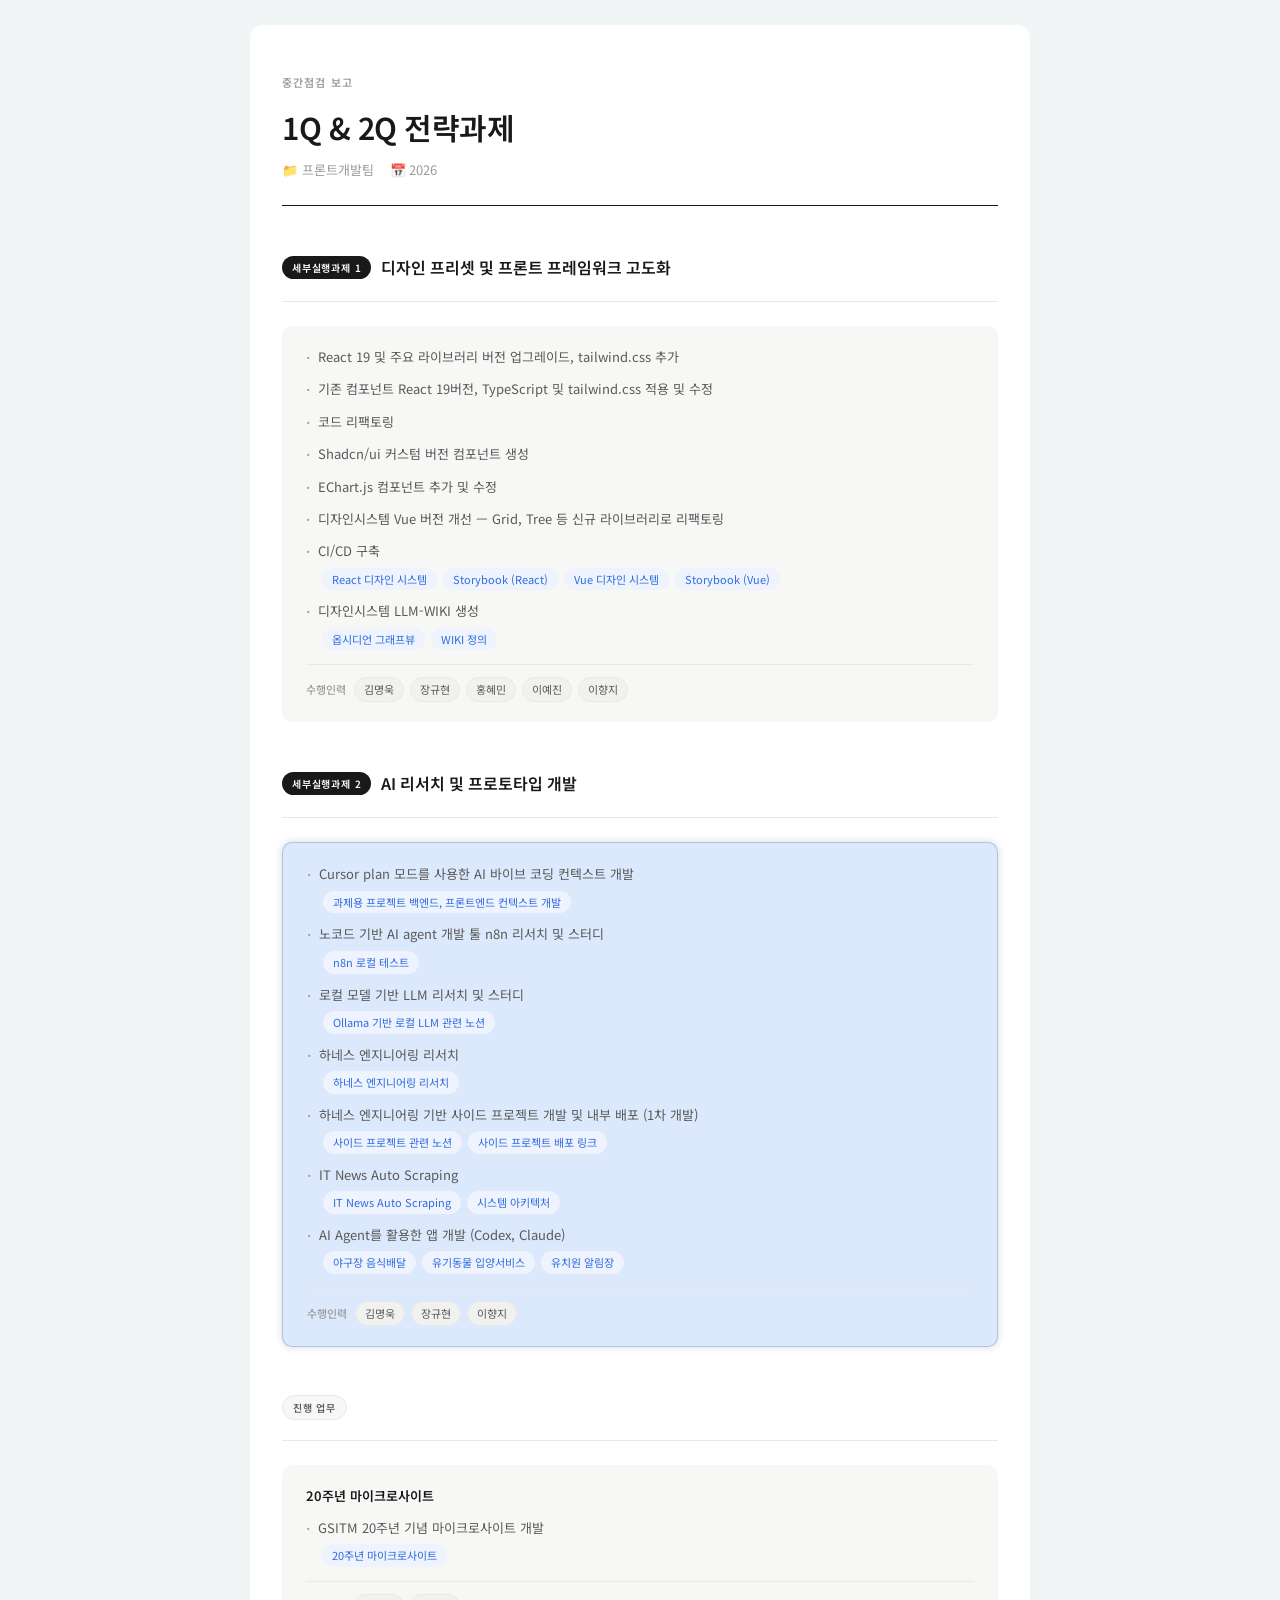
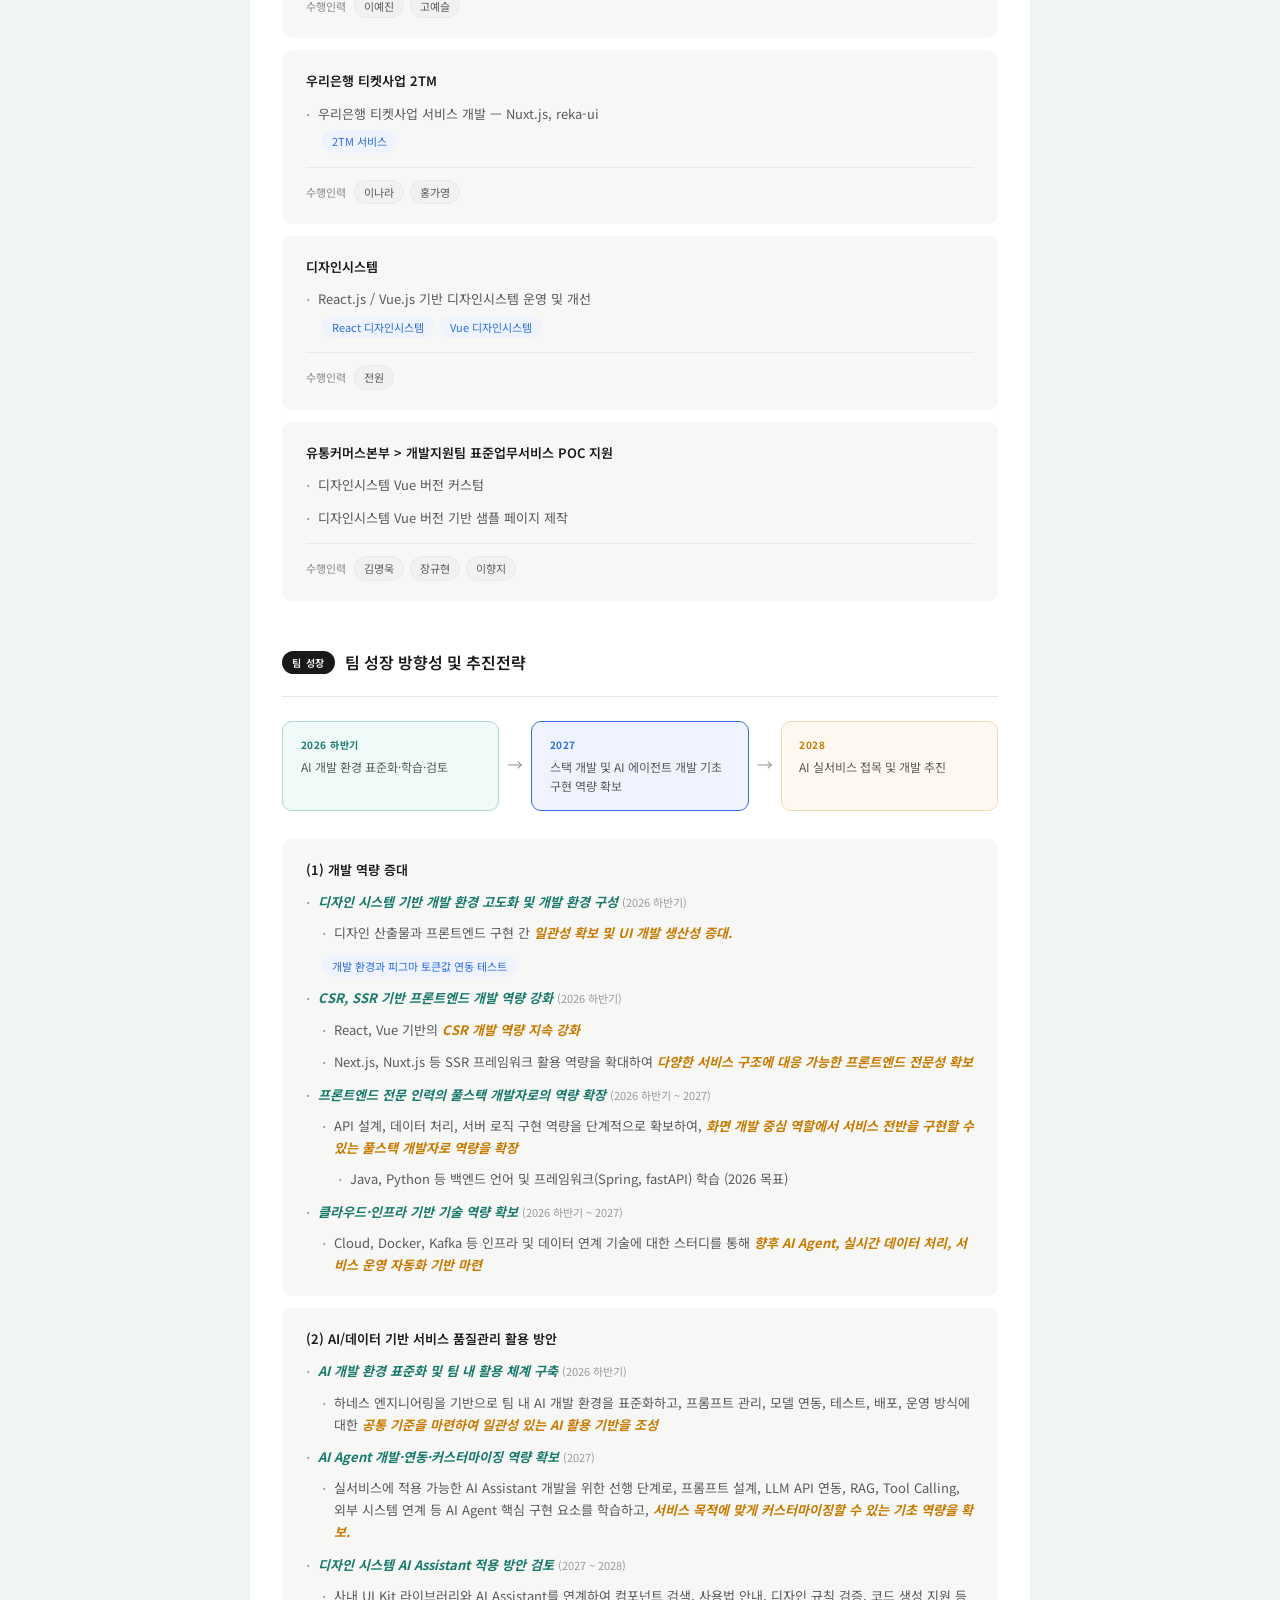
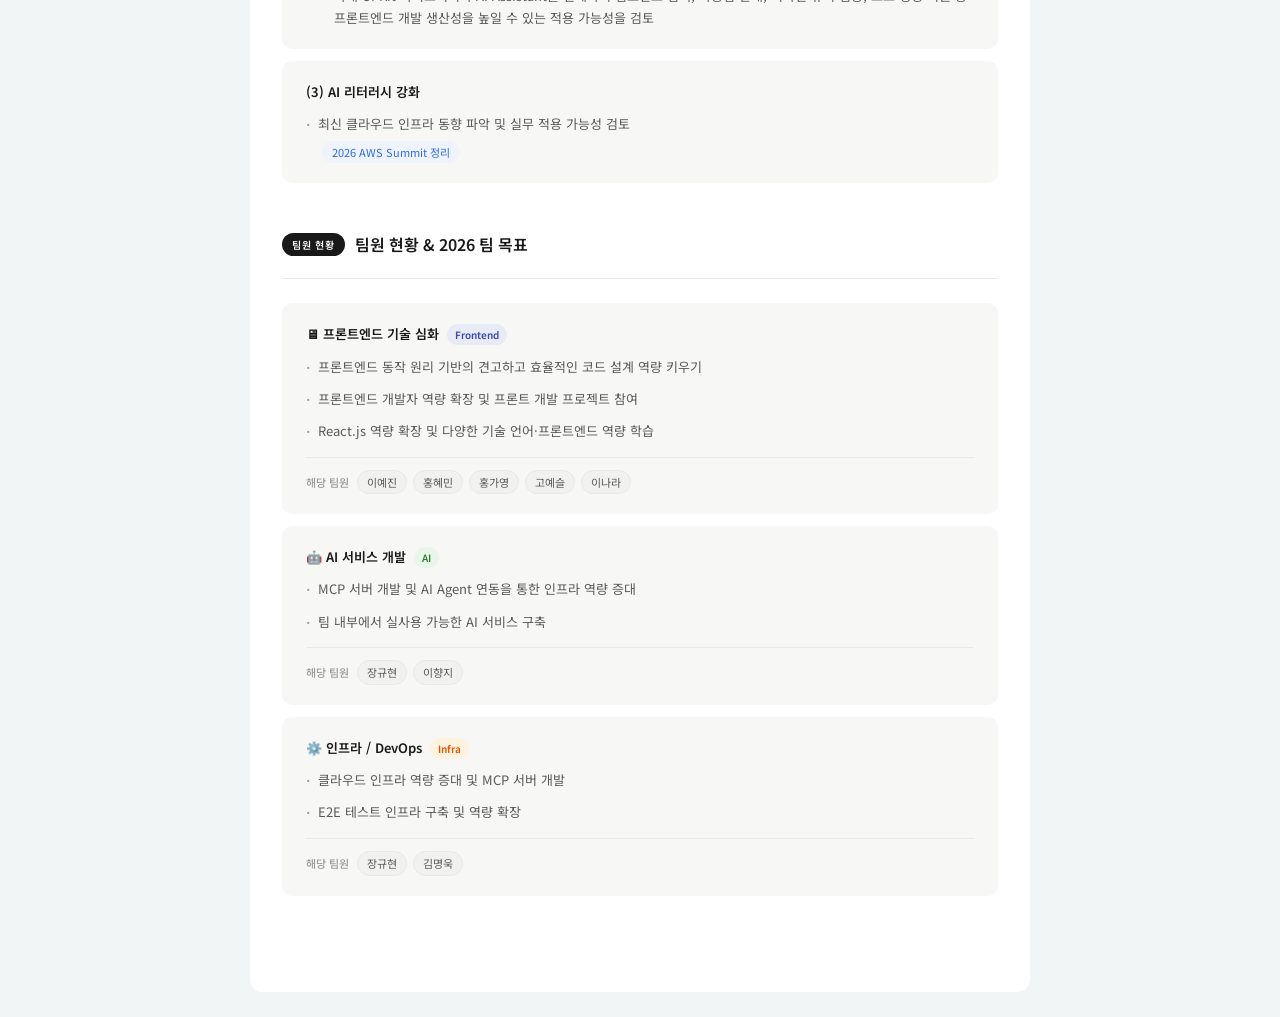
<file: index.html>
<!DOCTYPE html>
<html lang="ko">
<head>
<meta charset="UTF-8">
<meta name="viewport" content="width=device-width, initial-scale=1.0">
<title>1Q&2Q 전략과제 중간점검 - 프론트개발팀</title>
<link href="https://fonts.googleapis.com/css2?family=Noto+Sans+KR:wght@400;500;600&display=swap" rel="stylesheet">
<link rel="stylesheet" href="style.css">
</head>
<body>

<div id="header"></div>
<div id="section-task1"></div>
<div id="section-task2"></div>
<div id="section-work"></div>
<div id="section-growth"></div>
<div id="section-goal"></div>

<script>
  const components = [
    { id: 'header',         src: 'components/header.html' },
    { id: 'section-task1',  src: 'components/section-task1.html' },
    { id: 'section-task2',  src: 'components/section-task2.html' },
    { id: 'section-work',   src: 'components/section-work.html' },
    { id: 'section-growth', src: 'components/section-growth.html' },
    { id: 'section-goal', src: 'components/section-goal.html' },
  ];

  components.forEach(({ id, src }) => {
    fetch(src)
      .then(res => res.text())
      .then(html => {
        document.getElementById(id).innerHTML = html;
      });
  });
</script>

</body>
</html>
</file>
<file: style.css>
*, *::before, *::after { box-sizing: border-box; margin: 0; padding: 0; }
:root {
  --bg: #ffffff;
  --bg-subtle: #f7f7f5;
  --bg-hover: #f1f1ef;
  --border: #e9e9e7;
  --text-primary: #191919;
  --text-secondary: #5a5a5a;
  --text-muted: #9b9b9b;
  --accent: #2f6de0;
  --accent-bg: #eef3fd;
  --tag-ai-bg: #e8f5e9; --tag-ai-text: #2e7d32;
  --tag-ds-bg: #e8eaf6; --tag-ds-text: #3949ab;
  --tag-poc-bg: #fff3e0; --tag-poc-text: #e65100;
}
html { background-color: #F2F5F6; padding: 25px; }
body { font-family: 'Noto Sans KR', -apple-system, sans-serif; border-radius: 13px; background: var(--bg); color: var(--text-primary); max-width: 780px; margin: 0 auto; padding: 3rem 2rem; line-height: 1.7; }
.header { margin-bottom: 3rem; }
.header-eyebrow { font-size: 11px; font-weight: 600; letter-spacing: 0.1em; text-transform: uppercase; color: var(--text-muted); margin-bottom: 10px; }
.header-title { font-size: 30px; font-weight: 600; letter-spacing: -0.5px; color: var(--text-primary); margin-bottom: 6px; }
.header-meta { font-size: 13px; color: var(--text-muted); display: flex; gap: 16px; }
.header-divider { margin-top: 1.5rem; border: none; border-top: 1.5px solid var(--text-primary); }
.section { margin-bottom: 3rem; }
.section-header { display: flex; align-items: center; gap: 10px; margin-bottom: 1.25rem; }
.section-badge { font-size: 10px; font-weight: 600; letter-spacing: 0.08em; text-transform: uppercase; padding: 3px 10px; border-radius: 20px; white-space: nowrap; }
.badge-task { background: var(--text-primary); color: #fff; }
.badge-work { background: var(--bg-subtle); color: var(--text-secondary); border: 1px solid var(--border); }
.section-title { font-size: 16px; font-weight: 600; color: var(--text-primary); }
.section-divider { border: none; border-top: 1px solid var(--border); margin-bottom: 1.5rem; }
.block { background: var(--bg-subtle); border-radius: 10px; padding: 1.25rem 1.5rem; margin-bottom: 12px; }
.block-title { font-size: 13px; font-weight: 600; color: var(--text-primary); margin-bottom: 10px; display: flex; align-items: center; gap: 8px; flex-wrap: wrap; }
.block-tag { font-size: 10px; font-weight: 600; padding: 2px 8px; border-radius: 20px; }
.tag-ai  { background: var(--tag-ai-bg);  color: var(--tag-ai-text); }
.tag-ds  { background: var(--tag-ds-bg);  color: var(--tag-ds-text); }
.tag-poc { background: var(--tag-poc-bg); color: var(--tag-poc-text); }
.item-list { list-style: none; display: flex; flex-direction: column; gap: 10px; }
.item { font-size: 13px; color: var(--text-secondary); display: flex; flex-direction: column; gap: 5px; }
.item-text { display: flex; align-items: flex-start; gap: 8px; }
.item-text::before { content: '·'; color: var(--text-muted); font-size: 16px; line-height: 1.4; flex-shrink: 0; }
.item-links { display: flex; flex-wrap: wrap; gap: 6px; padding-left: 16px; }
.link-chip { font-size: 11px; color: var(--accent); background: var(--accent-bg); padding: 2px 10px; border-radius: 20px; text-decoration: none; transition: opacity 0.15s; }
.link-chip:hover { opacity: 0.7; }
.date-badge { font-size: 11px; color: var(--text-muted); background: var(--bg-hover); border: 1px solid var(--border); padding: 2px 9px; border-radius: 20px; margin-left: auto; white-space: nowrap; }
.members { display: flex; align-items: center; gap: 6px; margin-top: 14px; padding-top: 12px; border-top: 1px solid var(--border); flex-wrap: wrap; }
.members-label { font-size: 11px; color: var(--text-muted); font-weight: 500; margin-right: 2px; }
.member-chip { font-size: 11px; color: var(--text-secondary); background: var(--bg-hover); padding: 2px 9px; border-radius: 20px; border: 1px solid var(--border); }

/* ── Roadmap ── */
.roadmap { display: flex; align-items: stretch; gap: 8px; margin-bottom: 1.75rem; }
.roadmap-arrow { display: flex; align-items: center; color: var(--text-muted); font-size: 16px; flex-shrink: 0; padding-bottom: 2px; }
.roadmap-step { flex: 1; background: var(--accent-bg); border: 1px solid var(--accent); border-radius: 10px; padding: 0.9rem 1.1rem; position: relative; }
.roadmap-step.step-current { background: #f0faf8; border-color: #b2d8d2; }
.roadmap-step.step-next { background: #fff8f0; border-color: #f5d9b5; }
.roadmap-year { font-size: 10px; font-weight: 700; letter-spacing: 0.05em; margin-bottom: 5px; }
.step-current .roadmap-year { color: #1a7a6e; }
.step-next .roadmap-year { color: #c97a00; }
.roadmap-step:not(.step-current):not(.step-next) .roadmap-year { color:var(--accent); }
.roadmap-desc { font-size: 12px; color: var(--text-secondary); line-height: 1.55; }

/* ── Growth Section ── */
.growth-group { margin-bottom: 2rem; }
.growth-heading { font-size: 14px; font-weight: 700; color: #c97a00; margin-bottom: 1rem; }
.growth-list { list-style: none; display: flex; flex-direction: column; gap: 14px; }
.growth-list > li { font-size: 13px; }
.growth-item-title { font-weight: 700; color: #1a7a6e; display: block; margin-bottom: 6px; }
.growth-period { font-weight: 400; color: var(--text-muted); font-size: 12px; }
.growth-sub { list-style: none; padding-left: 1.1rem; margin-top: 6px; display: flex; flex-direction: column; gap: 6px; }
.growth-sub > li { font-size: 13px; color: var(--text-secondary); position: relative; padding-left: 16px; }
.growth-sub > li::before { content: '○'; position: absolute; left: 0; font-size: 9px; color: var(--text-muted); top: 4px; }
.growth-sub-deep { list-style: none; padding-left: 1rem; margin-top: 5px; display: flex; flex-direction: column; gap: 4px; }
.growth-sub-deep > li { font-size: 12px; color: var(--text-secondary); position: relative; padding-left: 14px; }
.growth-sub-deep > li::before { content: '▪'; position: absolute; left: 0; font-size: 8px; color: var(--text-muted); top: 4px; }
.em-orange { color: #c97a00; font-weight: 700; }
.em-teal   { color: #1a7a6e; font-weight: 700; }
.growth-link { font-size: 11px; color: var(--accent); background: var(--accent-bg); padding: 2px 10px; border-radius: 20px; text-decoration: none; display: inline-block; margin-top: 4px; transition: opacity 0.15s; }
.growth-link:hover { opacity: 0.7; }

@media print {
  /* 배경색·색상 강제 출력 */
  * { -webkit-print-color-adjust: exact; print-color-adjust: exact; }

  /* 여백·폰트 조정 */
  body { padding: 0; max-width: 100%; font-size: 12px; }

  /* 섹션이 페이지 중간에 잘리지 않도록 */
  .section { page-break-inside: avoid; }
  .block   { page-break-inside: avoid; }

  /* 링크 URL 숨김 (칩으로 표시되니 URL 출력 불필요) */
  a::after { content: none !important; }

  /* 호버 효과 제거 */
  .link-chip:hover { opacity: 1; }
}
</file>
